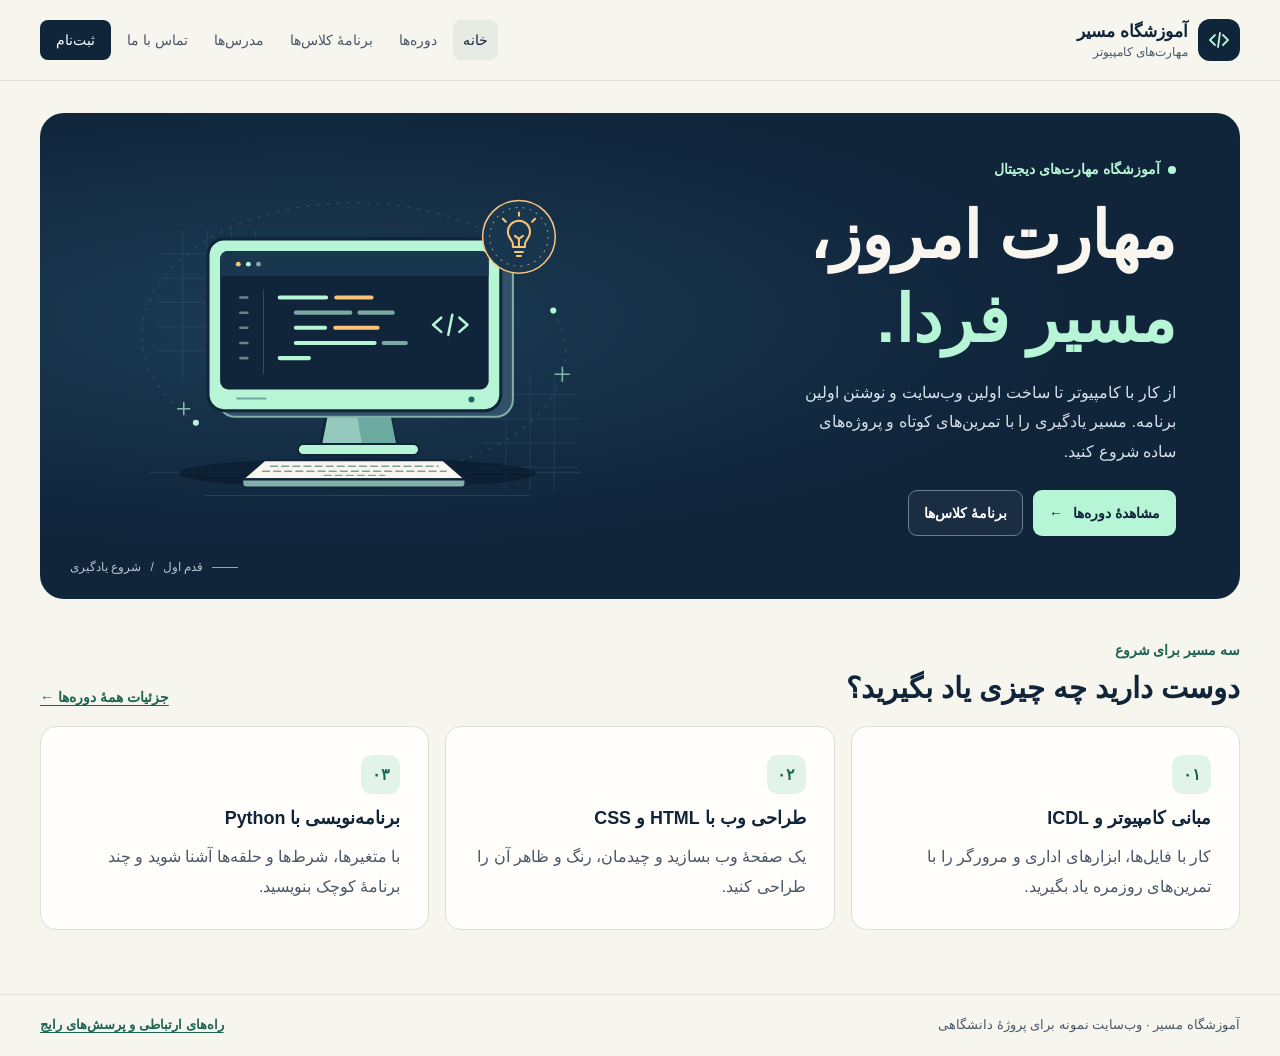
<file: index.html>
<!doctype html>
<html lang="fa" dir="rtl">
<head>
  <meta charset="utf-8">
  <meta name="viewport" content="width=device-width, initial-scale=1">
  <meta name="description" content="آشنایی با آموزشگاه مسیر و سه مسیر یادگیری کامپیوتر، طراحی وب و برنامه‌نویسی">
  <title>خانه | آموزشگاه مسیر</title>
  <link rel="stylesheet" href="assets/style.css">
  <script src="assets/site.js" defer></script>
</head>
<body>
  <a class="button button-primary skip-link" href="#main">رفتن به محتوای اصلی</a>

  <header class="site-header">
    <div class="container header-row">
      <a class="brand" href="index.html">
        <span class="brand-mark" aria-hidden="true">
          <svg width="24" height="24" viewBox="0 0 24 24" fill="none" stroke="currentColor" stroke-width="1.8" stroke-linecap="round" stroke-linejoin="round" focusable="false">
            <path d="m8 7-5 5 5 5m8-10 5 5-5 5m-3-12-2 14"/>
          </svg>
        </span>
        <span class="brand-label"><strong>آموزشگاه مسیر</strong><small>مهارت‌های کامپیوتر</small></span>
      </a>

      <button class="button button-secondary menu-toggle" type="button" aria-controls="site-navigation" aria-expanded="false" hidden>منو <span aria-hidden="true">☰</span></button>
      <nav class="site-nav" id="site-navigation" aria-label="منوی اصلی">
        <ul>
          <li><a class="nav-link" href="index.html" aria-current="page">خانه</a></li>
          <li><a class="nav-link" href="courses.html">دوره‌ها</a></li>
          <li><a class="nav-link" href="schedule.html">برنامهٔ کلاس‌ها</a></li>
          <li><a class="nav-link" href="instructors.html">مدرس‌ها</a></li>
          <li><a class="nav-link" href="contact.html">تماس با ما</a></li>
          <li><a class="nav-link nav-register" href="register.html">ثبت‌نام</a></li>
        </ul>
      </nav>
    </div>
  </header>

  <main class="container site-main" id="main" tabindex="-1">
    <section class="hero" aria-labelledby="hero-title">
      <div class="hero-copy">
        <p class="eyebrow"><span class="status-dot" aria-hidden="true"></span> آموزشگاه مهارت‌های دیجیتال</p>
        <h1 id="hero-title">مهارت امروز،<br><span>مسیر فردا.</span></h1>
        <p>از کار با کامپیوتر تا ساخت اولین وب‌سایت و نوشتن اولین برنامه. مسیر یادگیری را با تمرین‌های کوتاه و پروژه‌های ساده شروع کنید.</p>
        <div class="actions">
          <a class="button button-mint" href="courses.html">مشاهدهٔ دوره‌ها <span aria-hidden="true">←</span></a>
          <a class="button button-quiet" href="schedule.html">برنامهٔ کلاس‌ها</a>
        </div>
      </div>
      <img class="hero-image" src="assets/hero.svg" width="520" height="380" alt="" fetchpriority="high">
      <div class="hero-caption" aria-hidden="true"><span></span> قدم اول <bdi> / </bdi> شروع یادگیری</div>
    </section>

    <section class="home-paths" aria-labelledby="paths-title">
      <div class="section-heading">
        <div>
          <p class="eyebrow">سه مسیر برای شروع</p>
          <h2 id="paths-title">دوست دارید چه چیزی یاد بگیرید؟</h2>
        </div>
        <a class="text-link" href="courses.html">جزئیات همهٔ دوره‌ها <span aria-hidden="true">←</span></a>
      </div>
      <div class="grid grid-3">
        <article class="card path-card">
          <span class="path-number" aria-hidden="true">۰۱</span>
          <h3>مبانی کامپیوتر و <bdi>ICDL</bdi></h3>
          <p>کار با فایل‌ها، ابزارهای اداری و مرورگر را با تمرین‌های روزمره یاد بگیرید.</p>
        </article>
        <article class="card path-card">
          <span class="path-number" aria-hidden="true">۰۲</span>
          <h3>طراحی وب با <bdi>HTML</bdi> و <bdi>CSS</bdi></h3>
          <p>یک صفحهٔ وب بسازید و چیدمان، رنگ و ظاهر آن را طراحی کنید.</p>
        </article>
        <article class="card path-card">
          <span class="path-number" aria-hidden="true">۰۳</span>
          <h3>برنامه‌نویسی با <bdi>Python</bdi></h3>
          <p>با متغیرها، شرط‌ها و حلقه‌ها آشنا شوید و چند برنامهٔ کوچک بنویسید.</p>
        </article>
      </div>
    </section>
  </main>

  <footer class="site-footer">
    <div class="container footer-row">
      <p>آموزشگاه مسیر · وب‌سایت نمونه برای پروژهٔ دانشگاهی</p>
      <a href="contact.html">راه‌های ارتباطی و پرسش‌های رایج</a>
    </div>
  </footer>
</body>
</html>
</file>
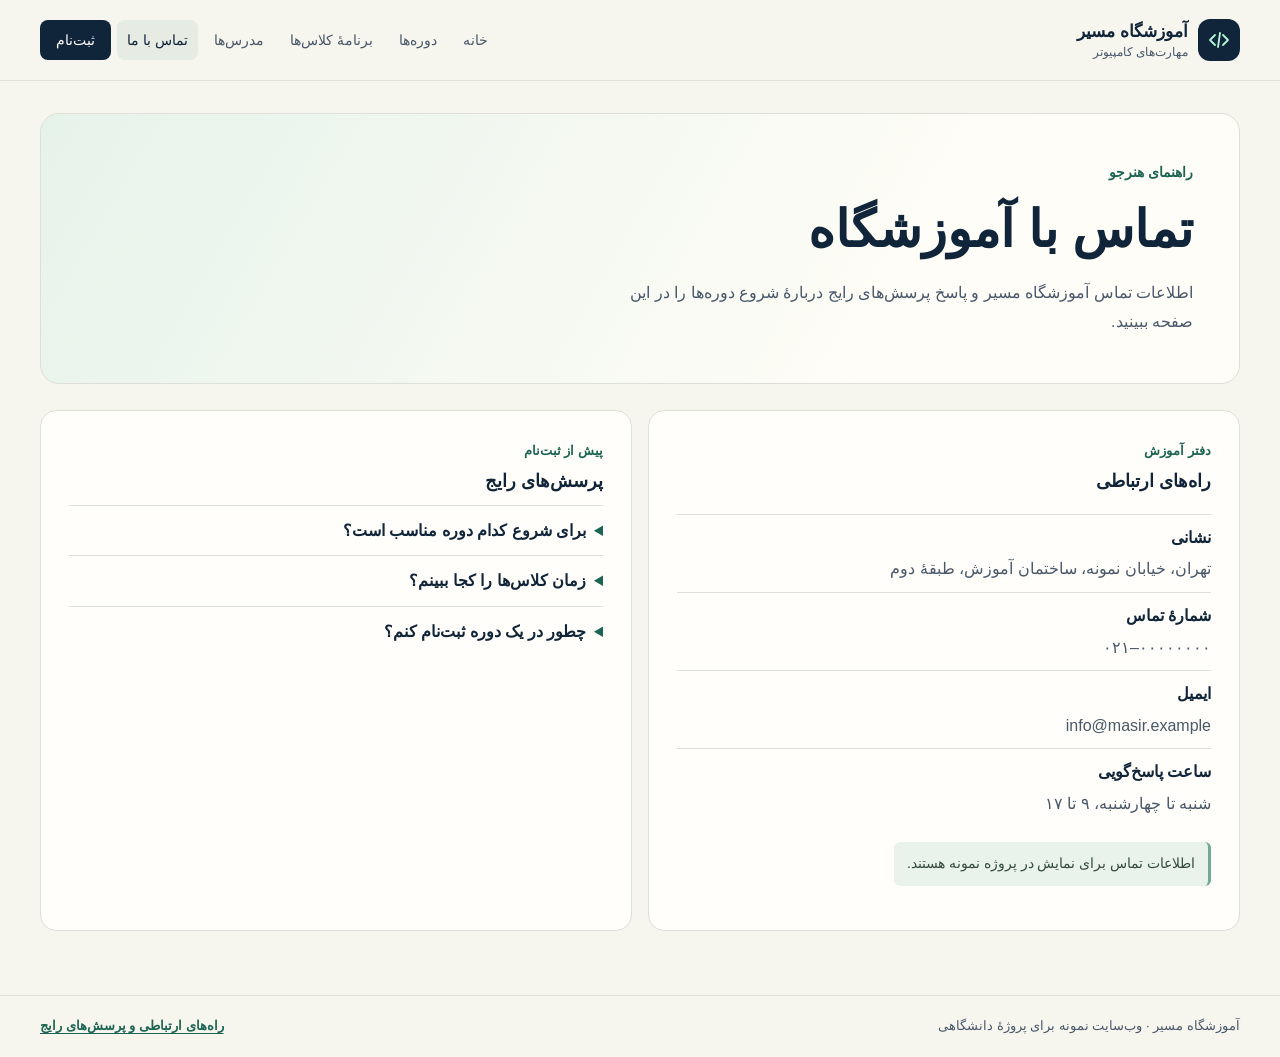
<file: contact.html>
<!doctype html>
<html lang="fa" dir="rtl">
<head>
  <meta charset="utf-8">
  <meta name="viewport" content="width=device-width, initial-scale=1">
  <meta name="description" content="اطلاعات تماس نمونه و پاسخ به پرسش‌های رایج هنرجویان">
  <title>تماس با ما | آموزشگاه مسیر</title>
  <link rel="stylesheet" href="assets/style.css">
  <script src="assets/site.js" defer></script>
</head>
<body>
  <a class="button button-primary skip-link" href="#main">رفتن به محتوای اصلی</a>

  <header class="site-header">
    <div class="container header-row">
      <a class="brand" href="index.html">
        <span class="brand-mark" aria-hidden="true">
          <svg width="24" height="24" viewBox="0 0 24 24" fill="none" stroke="currentColor" stroke-width="1.8" stroke-linecap="round" stroke-linejoin="round" focusable="false">
            <path d="m8 7-5 5 5 5m8-10 5 5-5 5m-3-12-2 14"/>
          </svg>
        </span>
        <span class="brand-label"><strong>آموزشگاه مسیر</strong><small>مهارت‌های کامپیوتر</small></span>
      </a>

      <button class="button button-secondary menu-toggle" type="button" aria-controls="site-navigation" aria-expanded="false" hidden>منو <span aria-hidden="true">☰</span></button>
      <nav class="site-nav" id="site-navigation" aria-label="منوی اصلی">
        <ul>
          <li><a class="nav-link" href="index.html">خانه</a></li>
          <li><a class="nav-link" href="courses.html">دوره‌ها</a></li>
          <li><a class="nav-link" href="schedule.html">برنامهٔ کلاس‌ها</a></li>
          <li><a class="nav-link" href="instructors.html">مدرس‌ها</a></li>
          <li><a class="nav-link" href="contact.html" aria-current="page">تماس با ما</a></li>
          <li><a class="nav-link nav-register" href="register.html">ثبت‌نام</a></li>
        </ul>
      </nav>
    </div>
  </header>

  <main class="container site-main" id="main" tabindex="-1">
    <section class="page-intro" aria-labelledby="page-title">
      <p class="eyebrow">راهنمای هنرجو</p>
      <h1 id="page-title">تماس با آموزشگاه</h1>
      <p>اطلاعات تماس آموزشگاه مسیر و پاسخ پرسش‌های رایج دربارهٔ شروع دوره‌ها را در این صفحه ببینید.</p>
    </section>

    <div class="grid grid-2">
      <section class="card" aria-labelledby="contact-title">
        <p class="card-tag">دفتر آموزش</p>
        <h2 id="contact-title">راه‌های ارتباطی</h2>
        <dl class="meta-list">
          <div>
            <dt>نشانی</dt>
            <dd>تهران، خیابان نمونه، ساختمان آموزش، طبقهٔ دوم</dd>
          </div>
          <div>
            <dt>شمارهٔ تماس</dt>
            <dd><bdi dir="ltr">۰۲۱–۰۰۰۰۰۰۰۰</bdi></dd>
          </div>
          <div>
            <dt>ایمیل</dt>
            <dd><bdi dir="ltr">info@masir.example</bdi></dd>
          </div>
          <div>
            <dt>ساعت پاسخ‌گویی</dt>
            <dd>شنبه تا چهارشنبه، ۹ تا ۱۷</dd>
          </div>
        </dl>
        <p class="note">اطلاعات تماس برای نمایش در پروژه نمونه هستند.</p>
      </section>

      <section class="card" aria-labelledby="faq-title">
        <p class="card-tag">پیش از ثبت‌نام</p>
        <h2 id="faq-title">پرسش‌های رایج</h2>
        <details>
          <summary>برای شروع کدام دوره مناسب است؟</summary>
          <p>اگر با رایانه و نرم‌افزارهای اداری تازه آشنا شده‌اید، دورهٔ مبانی کامپیوتر و <bdi>ICDL</bdi> نقطهٔ شروع خوبی است.</p>
        </details>
        <details>
          <summary>زمان کلاس‌ها را کجا ببینم؟</summary>
          <p>روز و ساعت پیشنهادی هر دوره را در صفحهٔ <a href="schedule.html">برنامهٔ کلاس‌ها</a> ببینید.</p>
        </details>
        <details>
          <summary>چطور در یک دوره ثبت‌نام کنم؟</summary>
          <p>از صفحهٔ <a href="register.html">ثبت‌نام</a> دورهٔ دلخواه را انتخاب و فرم آزمایشی را تکمیل کنید.</p>
        </details>
      </section>
    </div>
  </main>

  <footer class="site-footer">
    <div class="container footer-row">
      <p>آموزشگاه مسیر · وب‌سایت نمونه برای پروژهٔ دانشگاهی</p>
      <a href="contact.html">راه‌های ارتباطی و پرسش‌های رایج</a>
    </div>
  </footer>
</body>
</html>
</file>
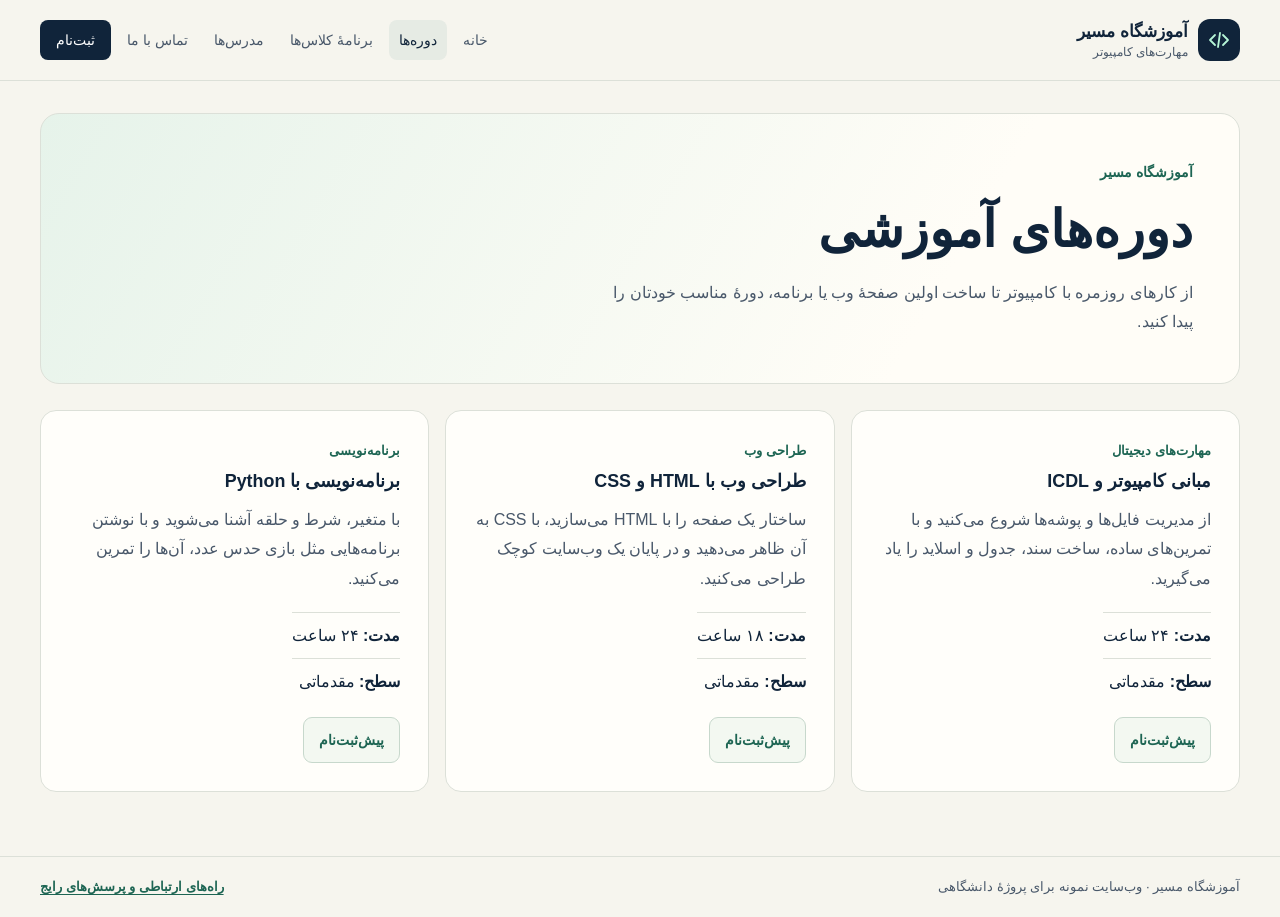
<file: courses.html>
<!doctype html>
<html lang="fa" dir="rtl">
<head>
  <meta charset="utf-8">
  <meta name="viewport" content="width=device-width, initial-scale=1">
  <meta name="description" content="معرفی دوره‌ها، محتوای آموزشی، سطح و مدت هر دوره">
  <title>دوره‌ها | آموزشگاه مسیر</title>
  <link rel="stylesheet" href="assets/style.css">
  <script src="assets/site.js" defer></script>
</head>
<body>
  <a class="button button-primary skip-link" href="#main">رفتن به محتوای اصلی</a>

  <header class="site-header">
    <div class="container header-row">
      <a class="brand" href="index.html">
        <span class="brand-mark" aria-hidden="true">
          <svg width="24" height="24" viewBox="0 0 24 24" fill="none" stroke="currentColor" stroke-width="1.8" stroke-linecap="round" stroke-linejoin="round" focusable="false">
            <path d="m8 7-5 5 5 5m8-10 5 5-5 5m-3-12-2 14"/>
          </svg>
        </span>
        <span class="brand-label"><strong>آموزشگاه مسیر</strong><small>مهارت‌های کامپیوتر</small></span>
      </a>

      <button class="button button-secondary menu-toggle" type="button" aria-controls="site-navigation" aria-expanded="false" hidden>منو <span aria-hidden="true">☰</span></button>
      <nav class="site-nav" id="site-navigation" aria-label="منوی اصلی">
        <ul>
          <li><a class="nav-link" href="index.html">خانه</a></li>
          <li><a class="nav-link" href="courses.html" aria-current="page">دوره‌ها</a></li>
          <li><a class="nav-link" href="schedule.html">برنامهٔ کلاس‌ها</a></li>
          <li><a class="nav-link" href="instructors.html">مدرس‌ها</a></li>
          <li><a class="nav-link" href="contact.html">تماس با ما</a></li>
          <li><a class="nav-link nav-register" href="register.html">ثبت‌نام</a></li>
        </ul>
      </nav>
    </div>
  </header>

  <main class="container site-main" id="main" tabindex="-1">
    <section class="page-intro">
      <p class="eyebrow">آموزشگاه مسیر</p>
      <h1>دوره‌های آموزشی</h1>
      <p>از کارهای روزمره با کامپیوتر تا ساخت اولین صفحهٔ وب یا برنامه، دورهٔ مناسب خودتان را پیدا کنید.</p>
    </section>

    <section class="grid grid-3" aria-label="فهرست دوره‌ها">
      <article class="card">
        <p class="card-tag">مهارت‌های دیجیتال</p>
        <h2>مبانی کامپیوتر و <bdi>ICDL</bdi></h2>
        <p>از مدیریت فایل‌ها و پوشه‌ها شروع می‌کنید و با تمرین‌های ساده، ساخت سند، جدول و اسلاید را یاد می‌گیرید.</p>
        <ul class="meta-list">
          <li><strong>مدت:</strong> ۲۴ ساعت</li>
          <li><strong>سطح:</strong> مقدماتی</li>
        </ul>
        <a class="button button-secondary" href="register.html?course=icdl" aria-label="پیش‌ثبت‌نام دورهٔ مبانی کامپیوتر و ICDL">پیش‌ثبت‌نام</a>
      </article>

      <article class="card">
        <p class="card-tag">طراحی وب</p>
        <h2>طراحی وب با <bdi>HTML</bdi> و <bdi>CSS</bdi></h2>
        <p>ساختار یک صفحه را با <bdi>HTML</bdi> می‌سازید، با <bdi>CSS</bdi> به آن ظاهر می‌دهید و در پایان یک وب‌سایت کوچک طراحی می‌کنید.</p>
        <ul class="meta-list">
          <li><strong>مدت:</strong> ۱۸ ساعت</li>
          <li><strong>سطح:</strong> مقدماتی</li>
        </ul>
        <a class="button button-secondary" href="register.html?course=web" aria-label="پیش‌ثبت‌نام دورهٔ طراحی وب با HTML و CSS">پیش‌ثبت‌نام</a>
      </article>

      <article class="card">
        <p class="card-tag">برنامه‌نویسی</p>
        <h2>برنامه‌نویسی با <bdi>Python</bdi></h2>
        <p>با متغیر، شرط و حلقه آشنا می‌شوید و با نوشتن برنامه‌هایی مثل بازی حدس عدد، آن‌ها را تمرین می‌کنید.</p>
        <ul class="meta-list">
          <li><strong>مدت:</strong> ۲۴ ساعت</li>
          <li><strong>سطح:</strong> مقدماتی</li>
        </ul>
        <a class="button button-secondary" href="register.html?course=python" aria-label="پیش‌ثبت‌نام دورهٔ برنامه‌نویسی با Python">پیش‌ثبت‌نام</a>
      </article>
    </section>
  </main>

  <footer class="site-footer">
    <div class="container footer-row">
      <p>آموزشگاه مسیر · وب‌سایت نمونه برای پروژهٔ دانشگاهی</p>
      <a href="contact.html">راه‌های ارتباطی و پرسش‌های رایج</a>
    </div>
  </footer>
</body>
</html>
</file>
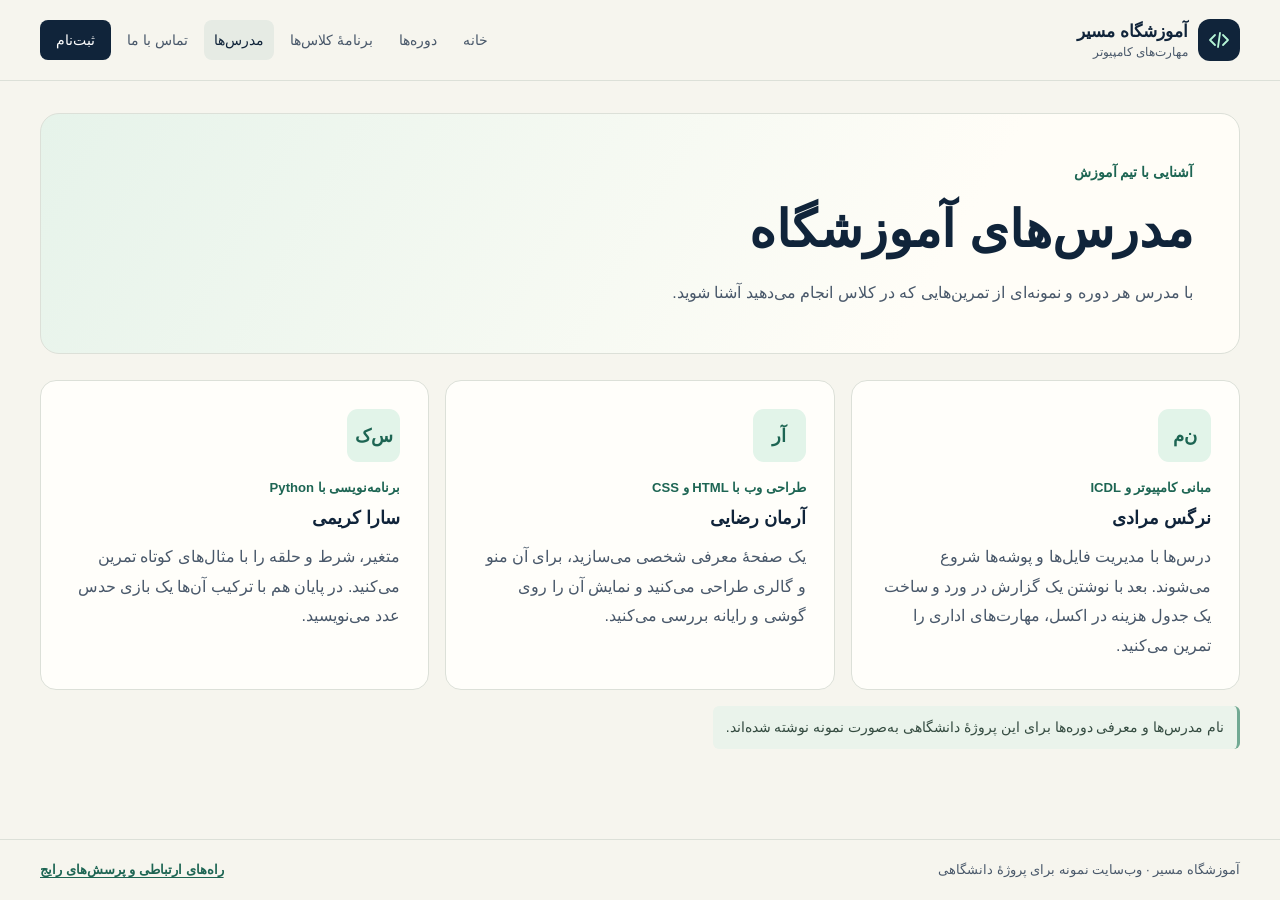
<file: instructors.html>
<!doctype html>
<html lang="fa" dir="rtl">
<head>
  <meta charset="utf-8">
  <meta name="viewport" content="width=device-width, initial-scale=1">
  <meta name="description" content="معرفی مدرس‌ها و نمونهٔ تمرین هر دوره">
  <title>مدرس‌ها | آموزشگاه مسیر</title>
  <link rel="stylesheet" href="assets/style.css">
  <script src="assets/site.js" defer></script>
</head>
<body>
  <a class="button button-primary skip-link" href="#main">رفتن به محتوای اصلی</a>

  <header class="site-header">
    <div class="container header-row">
      <a class="brand" href="index.html">
        <span class="brand-mark" aria-hidden="true">
          <svg width="24" height="24" viewBox="0 0 24 24" fill="none" stroke="currentColor" stroke-width="1.8" stroke-linecap="round" stroke-linejoin="round" focusable="false">
            <path d="m8 7-5 5 5 5m8-10 5 5-5 5m-3-12-2 14"/>
          </svg>
        </span>
        <span class="brand-label"><strong>آموزشگاه مسیر</strong><small>مهارت‌های کامپیوتر</small></span>
      </a>

      <button class="button button-secondary menu-toggle" type="button" aria-controls="site-navigation" aria-expanded="false" hidden>منو <span aria-hidden="true">☰</span></button>
      <nav class="site-nav" id="site-navigation" aria-label="منوی اصلی">
        <ul>
          <li><a class="nav-link" href="index.html">خانه</a></li>
          <li><a class="nav-link" href="courses.html">دوره‌ها</a></li>
          <li><a class="nav-link" href="schedule.html">برنامهٔ کلاس‌ها</a></li>
          <li><a class="nav-link" href="instructors.html" aria-current="page">مدرس‌ها</a></li>
          <li><a class="nav-link" href="contact.html">تماس با ما</a></li>
          <li><a class="nav-link nav-register" href="register.html">ثبت‌نام</a></li>
        </ul>
      </nav>
    </div>
  </header>

  <main class="container site-main" id="main" tabindex="-1">
    <section class="page-intro" aria-labelledby="page-title">
      <p class="eyebrow">آشنایی با تیم آموزش</p>
      <h1 id="page-title">مدرس‌های آموزشگاه</h1>
      <p>با مدرس هر دوره و نمونه‌ای از تمرین‌هایی که در کلاس انجام می‌دهید آشنا شوید.</p>
    </section>

    <section class="grid grid-3" aria-label="معرفی سه مدرس">
      <article class="card">
        <span class="avatar" aria-hidden="true">ن‌م</span>
        <p class="card-tag">مبانی کامپیوتر و <bdi>ICDL</bdi></p>
        <h2>نرگس مرادی</h2>
        <p>درس‌ها با مدیریت فایل‌ها و پوشه‌ها شروع می‌شوند. بعد با نوشتن یک گزارش در ورد و ساخت یک جدول هزینه در اکسل، مهارت‌های اداری را تمرین می‌کنید.</p>
      </article>

      <article class="card">
        <span class="avatar" aria-hidden="true">آ‌ر</span>
        <p class="card-tag">طراحی وب با <bdi>HTML</bdi> و <bdi>CSS</bdi></p>
        <h2>آرمان رضایی</h2>
        <p>یک صفحهٔ معرفی شخصی می‌سازید، برای آن منو و گالری طراحی می‌کنید و نمایش آن را روی گوشی و رایانه بررسی می‌کنید.</p>
      </article>

      <article class="card">
        <span class="avatar" aria-hidden="true">س‌ک</span>
        <p class="card-tag">برنامه‌نویسی با <bdi>Python</bdi></p>
        <h2>سارا کریمی</h2>
        <p>متغیر، شرط و حلقه را با مثال‌های کوتاه تمرین می‌کنید. در پایان هم با ترکیب آن‌ها یک بازی حدس عدد می‌نویسید.</p>
      </article>
    </section>

    <p class="note">نام مدرس‌ها و معرفی دوره‌ها برای این پروژهٔ دانشگاهی به‌صورت نمونه نوشته شده‌اند.</p>
  </main>

  <footer class="site-footer">
    <div class="container footer-row">
      <p>آموزشگاه مسیر · وب‌سایت نمونه برای پروژهٔ دانشگاهی</p>
      <a href="contact.html">راه‌های ارتباطی و پرسش‌های رایج</a>
    </div>
  </footer>
</body>
</html>
</file>
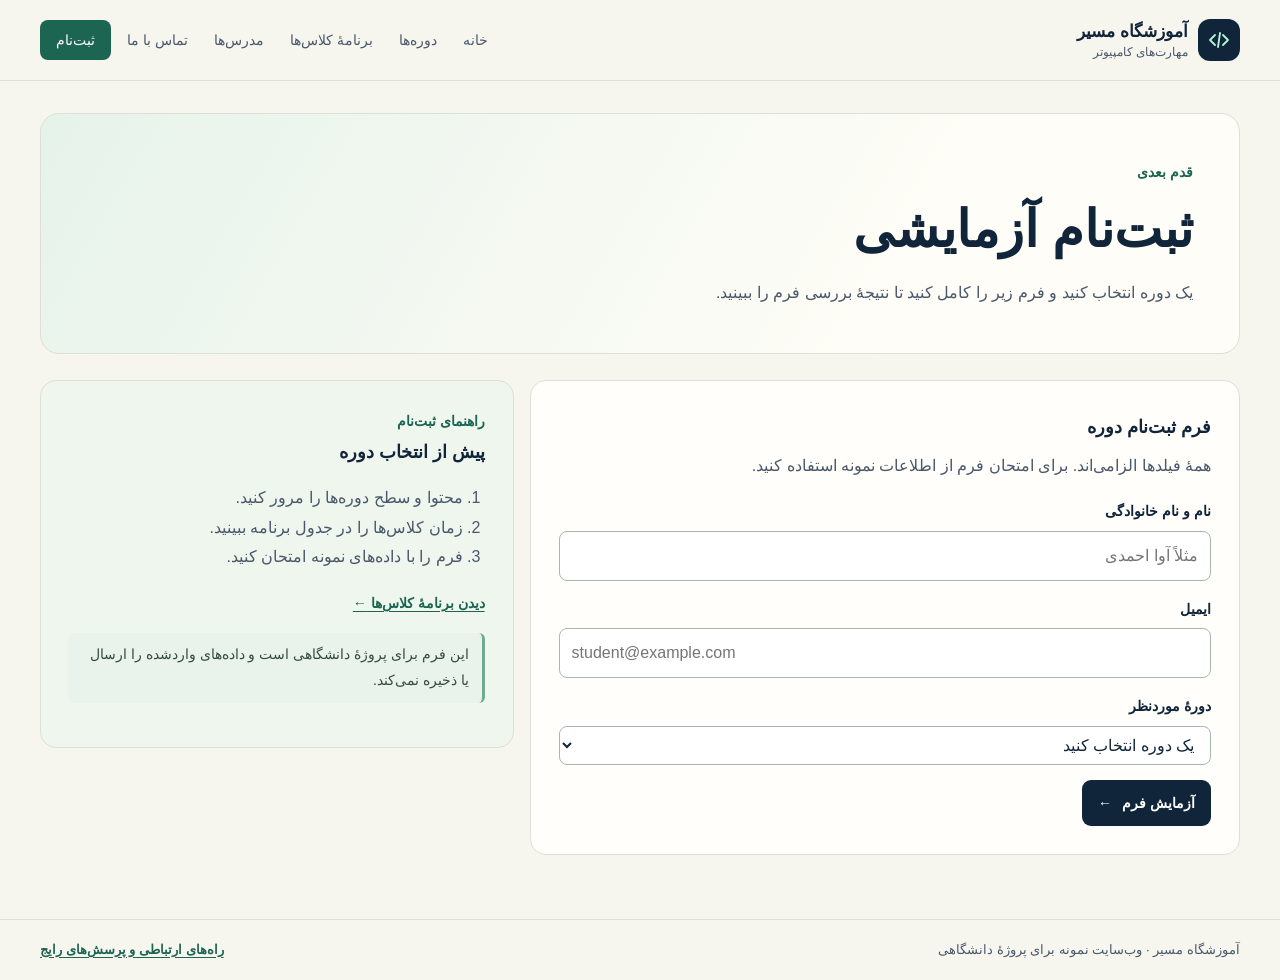
<file: register.html>
<!doctype html>
<html lang="fa" dir="rtl">
<head>
  <meta charset="utf-8">
  <meta name="viewport" content="width=device-width, initial-scale=1">
  <meta name="description" content="فرم آزمایشی ثبت‌نام دوره‌های آموزشگاه مسیر">
  <title>ثبت‌نام | آموزشگاه مسیر</title>
  <link rel="stylesheet" href="assets/style.css">
  <script src="assets/site.js" defer></script>
</head>
<body>
  <a class="button button-primary skip-link" href="#main">رفتن به محتوای اصلی</a>

  <header class="site-header">
    <div class="container header-row">
      <a class="brand" href="index.html">
        <span class="brand-mark" aria-hidden="true">
          <svg width="24" height="24" viewBox="0 0 24 24" fill="none" stroke="currentColor" stroke-width="1.8" stroke-linecap="round" stroke-linejoin="round" focusable="false">
            <path d="m8 7-5 5 5 5m8-10 5 5-5 5m-3-12-2 14"/>
          </svg>
        </span>
        <span class="brand-label"><strong>آموزشگاه مسیر</strong><small>مهارت‌های کامپیوتر</small></span>
      </a>

      <button class="button button-secondary menu-toggle" type="button" aria-controls="site-navigation" aria-expanded="false" hidden>منو <span aria-hidden="true">☰</span></button>
      <nav class="site-nav" id="site-navigation" aria-label="منوی اصلی">
        <ul>
          <li><a class="nav-link" href="index.html">خانه</a></li>
          <li><a class="nav-link" href="courses.html">دوره‌ها</a></li>
          <li><a class="nav-link" href="schedule.html">برنامهٔ کلاس‌ها</a></li>
          <li><a class="nav-link" href="instructors.html">مدرس‌ها</a></li>
          <li><a class="nav-link" href="contact.html">تماس با ما</a></li>
          <li><a class="nav-link nav-register" href="register.html" aria-current="page">ثبت‌نام</a></li>
        </ul>
      </nav>
    </div>
  </header>

  <main class="container site-main" id="main" tabindex="-1">
    <section class="page-intro">
      <p class="eyebrow">قدم بعدی</p>
      <h1>ثبت‌نام آزمایشی</h1>
      <p>یک دوره انتخاب کنید و فرم زیر را کامل کنید تا نتیجهٔ بررسی فرم را ببینید.</p>
    </section>

    <div class="register-layout">
      <section class="card form-card" aria-labelledby="form-title">
        <h2 id="form-title">فرم ثبت‌نام دوره</h2>
        <p id="form-hint">همهٔ فیلدها الزامی‌اند. برای امتحان فرم از اطلاعات نمونه استفاده کنید.</p>
        <noscript><p class="note">برای آزمایش این فرم، JavaScript را فعال کنید.</p></noscript>
        <form id="registration-form" aria-describedby="form-hint" autocomplete="off">
          <div class="field">
            <label for="student-name">نام و نام خانوادگی</label>
            <input id="student-name" type="text" required minlength="2" maxlength="80" placeholder="مثلاً آوا احمدی">
          </div>
          <div class="field">
            <label for="student-email">ایمیل</label>
            <input id="student-email" type="email" required maxlength="120" dir="ltr" placeholder="student@example.com">
          </div>
          <div class="field">
            <label for="course">دورهٔ موردنظر</label>
            <select id="course" required>
              <option value="">یک دوره انتخاب کنید</option>
              <option value="icdl">مبانی کامپیوتر و ICDL</option>
              <option value="web">طراحی وب با HTML و CSS</option>
              <option value="python">برنامه‌نویسی با Python</option>
            </select>
          </div>
          <button class="button button-primary" type="submit" id="submit-registration" disabled>آزمایش فرم <span aria-hidden="true">←</span></button>
          <p class="form-result" id="registration-result" role="status"></p>
        </form>
      </section>

      <aside class="card form-aside" aria-labelledby="before-title">
        <p class="eyebrow">راهنمای ثبت‌نام</p>
        <h2 id="before-title">پیش از انتخاب دوره</h2>
        <ol>
          <li>محتوا و سطح دوره‌ها را مرور کنید.</li>
          <li>زمان کلاس‌ها را در جدول برنامه ببینید.</li>
          <li>فرم را با داده‌های نمونه امتحان کنید.</li>
        </ol>
        <a class="text-link" href="schedule.html">دیدن برنامهٔ کلاس‌ها <span aria-hidden="true">←</span></a>
        <p class="note">این فرم برای پروژهٔ دانشگاهی است و داده‌های واردشده را ارسال یا ذخیره نمی‌کند.</p>
      </aside>
    </div>
  </main>

  <footer class="site-footer">
    <div class="container footer-row">
      <p>آموزشگاه مسیر · وب‌سایت نمونه برای پروژهٔ دانشگاهی</p>
      <a href="contact.html">راه‌های ارتباطی و پرسش‌های رایج</a>
    </div>
  </footer>
</body>
</html>
</file>
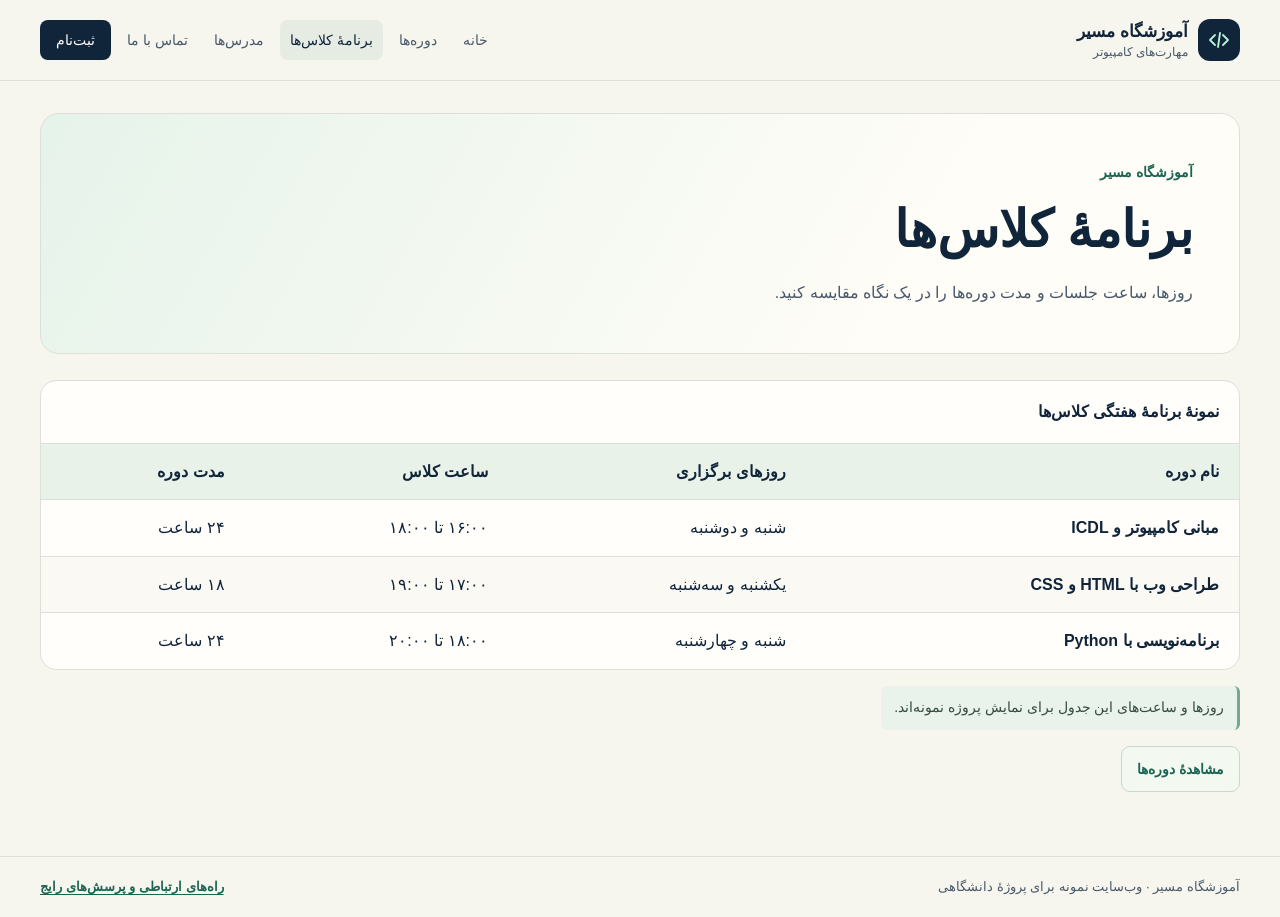
<file: schedule.html>
<!doctype html>
<html lang="fa" dir="rtl">
<head>
  <meta charset="utf-8">
  <meta name="viewport" content="width=device-width, initial-scale=1">
  <meta name="description" content="نمونهٔ جدول هفتگی کلاس‌های آموزشگاه مسیر">
  <title>برنامهٔ کلاس‌ها | آموزشگاه مسیر</title>
  <link rel="stylesheet" href="assets/style.css">
  <script src="assets/site.js" defer></script>
</head>
<body>
  <a class="button button-primary skip-link" href="#main">رفتن به محتوای اصلی</a>

  <header class="site-header">
    <div class="container header-row">
      <a class="brand" href="index.html">
        <span class="brand-mark" aria-hidden="true">
          <svg width="24" height="24" viewBox="0 0 24 24" fill="none" stroke="currentColor" stroke-width="1.8" stroke-linecap="round" stroke-linejoin="round" focusable="false">
            <path d="m8 7-5 5 5 5m8-10 5 5-5 5m-3-12-2 14"/>
          </svg>
        </span>
        <span class="brand-label"><strong>آموزشگاه مسیر</strong><small>مهارت‌های کامپیوتر</small></span>
      </a>

      <button class="button button-secondary menu-toggle" type="button" aria-controls="site-navigation" aria-expanded="false" hidden>منو <span aria-hidden="true">☰</span></button>
      <nav class="site-nav" id="site-navigation" aria-label="منوی اصلی">
        <ul>
          <li><a class="nav-link" href="index.html">خانه</a></li>
          <li><a class="nav-link" href="courses.html">دوره‌ها</a></li>
          <li><a class="nav-link" href="schedule.html" aria-current="page">برنامهٔ کلاس‌ها</a></li>
          <li><a class="nav-link" href="instructors.html">مدرس‌ها</a></li>
          <li><a class="nav-link" href="contact.html">تماس با ما</a></li>
          <li><a class="nav-link nav-register" href="register.html">ثبت‌نام</a></li>
        </ul>
      </nav>
    </div>
  </header>

  <main class="container site-main" id="main" tabindex="-1">
    <section class="page-intro">
      <p class="eyebrow">آموزشگاه مسیر</p>
      <h1>برنامهٔ کلاس‌ها</h1>
      <p>روزها، ساعت جلسات و مدت دوره‌ها را در یک نگاه مقایسه کنید.</p>
    </section>

    <div class="table-wrap" tabindex="0" role="region" aria-label="جدول نمونهٔ برنامهٔ کلاس‌ها">
      <table>
        <caption>نمونهٔ برنامهٔ هفتگی کلاس‌ها</caption>
        <thead>
          <tr>
            <th scope="col">نام دوره</th>
            <th scope="col">روزهای برگزاری</th>
            <th scope="col">ساعت کلاس</th>
            <th scope="col">مدت دوره</th>
          </tr>
        </thead>
        <tbody>
          <tr>
            <th scope="row">مبانی کامپیوتر و <bdi>ICDL</bdi></th>
            <td>شنبه و دوشنبه</td>
            <td><time datetime="16:00">۱۶:۰۰</time> تا <time datetime="18:00">۱۸:۰۰</time></td>
            <td>۲۴ ساعت</td>
          </tr>
          <tr>
            <th scope="row">طراحی وب با <bdi>HTML</bdi> و <bdi>CSS</bdi></th>
            <td>یکشنبه و سه‌شنبه</td>
            <td><time datetime="17:00">۱۷:۰۰</time> تا <time datetime="19:00">۱۹:۰۰</time></td>
            <td>۱۸ ساعت</td>
          </tr>
          <tr>
            <th scope="row">برنامه‌نویسی با <bdi>Python</bdi></th>
            <td>شنبه و چهارشنبه</td>
            <td><time datetime="18:00">۱۸:۰۰</time> تا <time datetime="20:00">۲۰:۰۰</time></td>
            <td>۲۴ ساعت</td>
          </tr>
        </tbody>
      </table>
    </div>

    <p class="note">روزها و ساعت‌های این جدول برای نمایش پروژه نمونه‌اند.</p>
    <a class="button button-secondary" href="courses.html">مشاهدهٔ دوره‌ها</a>
  </main>

  <footer class="site-footer">
    <div class="container footer-row">
      <p>آموزشگاه مسیر · وب‌سایت نمونه برای پروژهٔ دانشگاهی</p>
      <a href="contact.html">راه‌های ارتباطی و پرسش‌های رایج</a>
    </div>
  </footer>
</body>
</html>
</file>
<file: assets/style.css>
:root {
  --background: #f6f5ee;
  --paper: #fffefa;
  --ink: #10243a;
  --muted: #49586a;
  --mint: #b6f5d6;
  --green: #1d6553;
  --line: #dce0d8;
}

* { box-sizing: border-box; }
[hidden] { display: none !important; }

body {
  margin: 0;
  min-height: 100vh;
  display: flex;
  flex-direction: column;
  background: var(--background);
  color: var(--ink);
  font: 1rem/1.85 Tahoma, Arial, sans-serif;
}

h1, h2, h3, p { margin: 0; }
h1, h2, h3 { line-height: 1.55; }
a { color: var(--green); text-underline-offset: .24em; }
img { display: block; max-width: 100%; height: auto; }
button, input, select { font: inherit; }
:focus-visible { outline: 3px solid #2d8c77; outline-offset: 4px; }

.container { width: min(1200px, calc(100% - 64px)); margin-inline: auto; }
.skip-link { position: fixed; inset: 12px 12px auto auto; transform: translateY(-180%); z-index: 5; }
.skip-link:focus { transform: translateY(0); }

.site-header { border-bottom: 1px solid var(--line); }
.header-row {
  display: flex;
  align-items: center;
  justify-content: space-between;
  min-height: 80px;
  gap: 20px;
}

.brand { display: inline-flex; align-items: center; gap: 10px; color: var(--ink); text-decoration: none; }
.brand-mark {
  display: grid;
  place-items: center;
  inline-size: 42px;
  block-size: 42px;
  border-radius: 12px;
  background: var(--ink);
  color: var(--mint);
  flex: none;
}
.brand-label { display: grid; white-space: nowrap; line-height: 1.5; }
.brand-label strong { font-size: 1.06rem; }
.brand-label small { color: var(--muted); font-size: .72rem; }

.site-nav ul { display: flex; align-items: center; gap: 6px; padding: 0; margin: 0; list-style: none; }
.nav-link {
  display: block;
  padding: 7px 10px;
  border-radius: 8px;
  color: var(--muted);
  font-size: .88rem;
  text-decoration: none;
  transition: background-color .18s, color .18s;
}
.nav-link:hover, .nav-link[aria-current="page"] { color: var(--ink); background: #e6ebe4; }
.nav-link.nav-register { background: var(--ink); color: white; padding-inline: 16px; }
.nav-link.nav-register:hover, .nav-link.nav-register[aria-current="page"] { background: var(--green); }
.button.menu-toggle { display: none; }

.site-main { flex: 1; padding-block: 32px 64px; }
.hero {
  position: relative;
  isolation: isolate;
  display: grid;
  grid-template-columns: 1fr 1fr;
  align-items: center;
  gap: 22px;
  min-height: 455px;
  padding: 42px clamp(32px, 5vw, 74px) 60px;
  border-radius: 24px;
  color: #f8f6ef;
  background-color: var(--ink);
  background-image: radial-gradient(ellipse at 22% 42%, #1b3c54 0%, transparent 58%);
}
.hero-copy { position: relative; z-index: 1; animation: appear .45s ease-out both; }
.eyebrow { color: var(--green); font-weight: 700; font-size: .85rem; }
.hero .eyebrow { color: var(--mint); display: flex; align-items: center; gap: 8px; }
.status-dot { width: 8px; height: 8px; border-radius: 50%; background: currentColor; }
.hero h1 { margin-block: 12px 16px; font-size: clamp(2.5rem, 5.1vw, 4.5rem); line-height: 1.28; }
.hero h1 span { color: var(--mint); }
.hero-copy > p:not(.eyebrow) { max-width: 43ch; color: #d5e1e9; }
.hero-image { width: 100%; animation: appear .65s ease-out both; }
.hero-caption {
  position: absolute;
  inset: auto auto 20px 30px;
  display: flex;
  align-items: center;
  gap: 9px;
  color: #b7c6cf;
  font-size: .76rem;
}
.hero-caption span { width: 26px; height: 1px; background: #8eafa9; }
@keyframes appear {
  from { opacity: 0; transform: translateY(8px); }
  to { opacity: 1; transform: translateY(0); }
}

.actions { display: flex; flex-wrap: wrap; gap: 10px; margin-top: 24px; }
.button {
  display: inline-flex;
  justify-content: center;
  align-items: center;
  gap: 10px;
  padding: 9px 15px;
  border: 1px solid transparent;
  border-radius: 9px;
  font-weight: 700;
  font-size: .88rem;
  text-decoration: none;
  cursor: pointer;
  transition: background-color .18s, color .18s;
}
.button:disabled { opacity: .6; cursor: default; }
.button-primary { color: white; background: var(--ink); }
.button-primary:hover:not(:disabled) { background: var(--green); }
.button-mint { color: var(--ink); background: var(--mint); }
.button-mint:hover { background: #d1ffe8; }
.button-quiet { color: #fff; border-color: #677e8f; background: #ffffff0b; }
.button-quiet:hover { background: #ffffff23; }
.button-secondary { color: var(--green); border-color: #c7d8cc; background: #f3f8f1; }
.button-secondary:hover { background: #dfeee3; }
.text-link { font-weight: 700; font-size: .88rem; }

.home-paths { margin-top: 39px; }
.section-heading { display: flex; justify-content: space-between; align-items: end; gap: 12px 24px; flex-wrap: wrap; margin-bottom: 16px; }
.section-heading h2 { font-size: clamp(1.25rem, 2.4vw, 1.8rem); margin-top: 3px; }
.grid { display: grid; gap: 16px; }
.grid-3 { grid-template-columns: repeat(3, minmax(0, 1fr)); }
.grid-2 { grid-template-columns: repeat(2, minmax(0, 1fr)); }
.card {
  min-width: 0;
  padding: clamp(18px, 2.2vw, 28px);
  border: 1px solid var(--line);
  border-radius: 16px;
  background: var(--paper);
}
.card h2, .card h3 { font-size: 1.12rem; margin-block: 5px 9px; }
.card p:not(.card-tag, .eyebrow, .note, .form-result) { color: var(--muted); }
.grid > article.card { display: flex; flex-direction: column; align-items: start; }
.grid > article.card > p:not(.card-tag) { flex: 1; }
.grid > article.card > .button { margin-top: 12px; }
.path-card { transition: transform .2s, border-color .2s, box-shadow .2s; }
.path-card:hover { transform: translateY(-3px); border-color: #b3cbbf; box-shadow: 0 7px 18px #10243a0d; }
.path-number, .avatar {
  display: grid;
  place-items: center;
  width: 39px;
  height: 39px;
  margin-bottom: 6px;
  border-radius: 11px;
  background: #e2f4e9;
  color: var(--green);
  font-weight: 700;
}
.avatar { width: 53px; height: 53px; margin-bottom: 14px; font-size: 1.15rem; }
.card-tag { color: var(--green); font-weight: 700; font-size: .82rem; }

.page-intro {
  margin-bottom: 26px;
  padding: clamp(24px, 4vw, 46px);
  border: 1px solid var(--line);
  border-radius: 19px;
  background: linear-gradient(120deg, #e6f3ea, #fffdf7 74%);
}
.page-intro h1 { margin-block: 5px 8px; font-size: clamp(1.85rem, 4vw, 3.2rem); }
.page-intro > p:last-child { max-width: 67ch; color: var(--muted); }
.meta-list { margin: 18px 0 0; padding: 0; list-style: none; }
.meta-list li, .meta-list div { border-top: 1px solid var(--line); padding-block: 8px; }
.meta-list dt { font-weight: 700; }
.meta-list dd { margin: 2px 0 0; color: var(--muted); overflow-wrap: anywhere; }
.note {
  width: fit-content;
  margin-block: 16px;
  padding: 9px 13px;
  border-inline-start: 3px solid #71a993;
  background: #eaf3eb;
  border-radius: 6px;
  color: #344b40;
  font-size: .87rem;
}

.table-wrap { overflow-x: auto; border: 1px solid var(--line); border-radius: 16px; background: var(--paper); }
table { width: 100%; min-width: 640px; border-collapse: collapse; text-align: start; }
caption { text-align: start; padding: 16px 20px; font-weight: 700; }
th, td { text-align: start; padding: 13px 20px; border-top: 1px solid var(--line); }
thead { background: #e9f2e9; }
tbody tr:nth-child(even) { background: #faf9f3; }
tbody tr:hover { background: #eff6ef; }

details { border-top: 1px solid var(--line); padding-block: 10px; }
details p { padding-block: 8px 3px; }
summary { cursor: pointer; font-weight: 700; }
summary::marker { color: var(--green); }

.register-layout { display: grid; grid-template-columns: minmax(0, 3fr) minmax(0, 2fr); align-items: start; gap: 16px; }
.form-aside { background: #eff6ee; }
.form-aside ol { padding-inline-start: 22px; color: var(--muted); }
.form-card form { margin-top: 18px; }
.field { display: grid; gap: 6px; margin-bottom: 15px; }
.field label { font-weight: 700; font-size: .9rem; }
.field input, .field select {
  width: 100%;
  min-width: 0;
  padding: 9px 12px;
  border: 1px solid #a7b8ae;
  border-radius: 8px;
  background: #fff;
  color: var(--ink);
}
.form-result:not(:empty) {
  margin-top: 14px;
  padding: 10px 12px;
  border-radius: 8px;
  background: #def5e6;
  color: #1b5c46;
  overflow-wrap: anywhere;
}

.site-footer { border-top: 1px solid var(--line); }
.footer-row { display: flex; flex-wrap: wrap; justify-content: space-between; align-items: center; gap: 10px 24px; padding-block: 18px; }
.footer-row p { font-size: .82rem; color: var(--muted); }
.footer-row a { font-size: .82rem; font-weight: 700; }

@media (max-width: 800px) {
  .container { width: calc(100% - 36px); }
  .header-row { flex-wrap: wrap; min-height: 68px; gap: 0 12px; padding-block: 10px; }
  .menu-toggle:not([hidden]) { display: inline-flex; }
  .site-nav { width: 100%; margin-top: 10px; }
  .site-nav.can-toggle:not(.is-open) { display: none; }
  .site-nav ul { align-items: stretch; flex-wrap: wrap; }
  .hero { min-height: 0; padding: 32px 27px 50px; gap: 12px; }
  .grid-3 { grid-template-columns: repeat(2, minmax(0, 1fr)); }
}

@media (max-width: 580px) {
  .container { width: calc(100% - 28px); }
  .site-main { padding-block: 19px 38px; }
  .hero { grid-template-columns: 1fr; padding: 27px 22px 34px; border-radius: 16px; }
  .hero-image { width: min(100%, 330px); justify-self: center; }
  .hero-caption { inset: auto auto 12px 18px; }
  .actions .button { flex: 1 1 auto; padding-inline: 10px; }
  .home-paths { margin-top: 28px; }
  .grid-3, .grid-2, .register-layout { grid-template-columns: 1fr; }
}

@media (prefers-reduced-motion: reduce) {
  *, *::before, *::after { animation: none !important; transition: none !important; }
}
</file>
